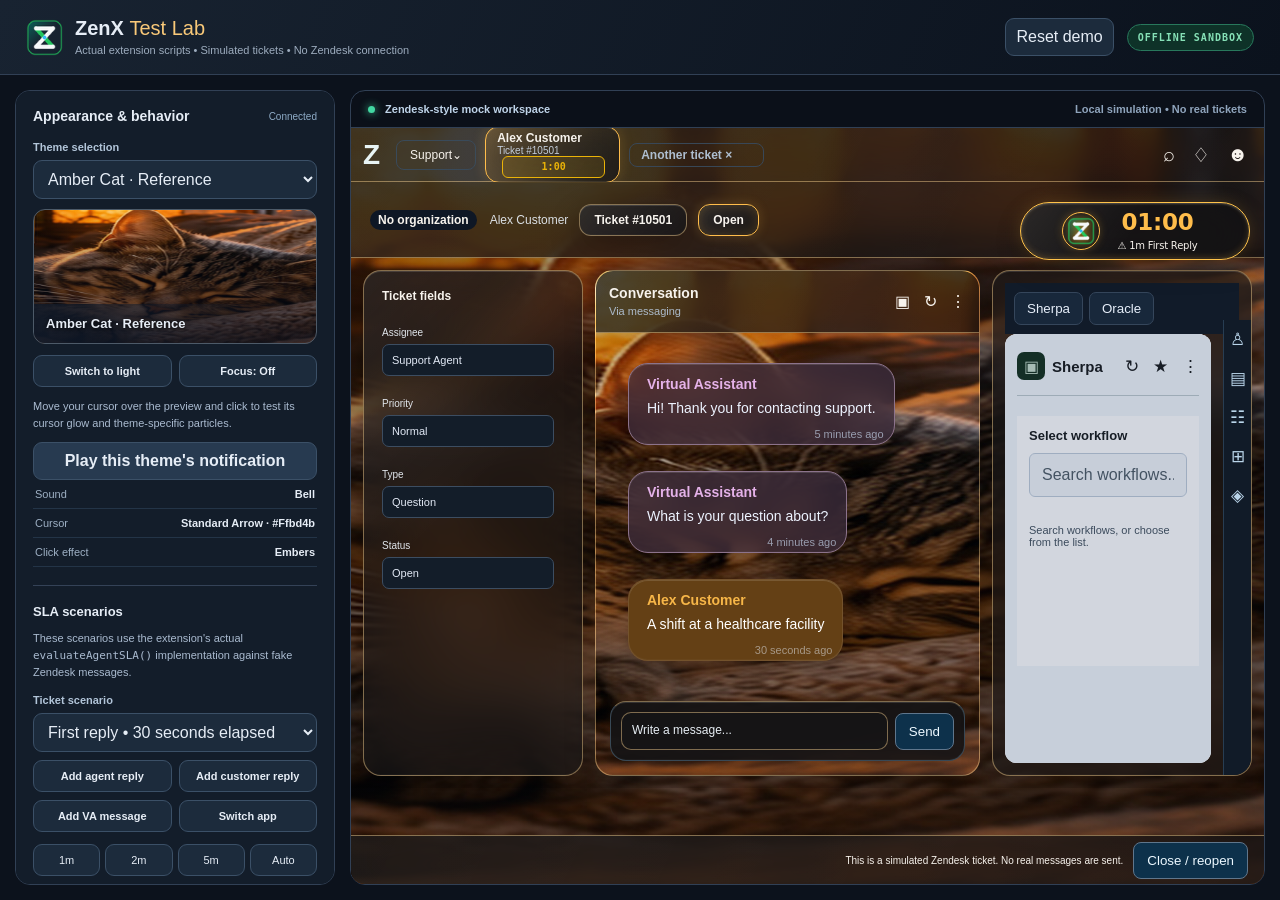
<file: ZenX_v8_4/tester/index.html>
<!doctype html>
<html lang="en">
<head><meta charset="utf-8"><meta name="viewport" content="width=device-width,initial-scale=1"><meta name="color-scheme" content="dark"><title>ZenX v7 — Offline Test Lab</title><link rel="stylesheet" href="tester.css"></head>
<body>
<header class="top"><div class="brand"><img src="../Icons/icon48.png" alt="ZenX logo" width="37" height="37"><div><h1>ZenX <span>Test Lab</span></h1><small>Actual extension scripts • Simulated tickets • No Zendesk connection</small></div></div><div class="tools"><button id="reset" type="button">Reset demo</button><span class="test-badge">OFFLINE SANDBOX</span></div></header>
<main class="layout">
  <aside class="controls">
    <div class="side-head"><strong>Appearance & behavior</strong><span id="status">Loading…</span></div>
    <label class="control-label" for="theme">Theme selection</label>
    <select id="theme"></select>
    <div class="thumbnail" id="thumbnail"><span id="thumb-name">Select a theme</span></div>
    <div class="button-row"><button id="toggle-mode" type="button">Switch light/dark</button><button id="toggle-focus" type="button">Focus: Off</button></div>
    <div class="info-line">Move your cursor over the preview and click to test its cursor glow and theme-specific particles.</div>
    <button id="sound" class="wide" type="button">Play this theme's notification</button>
    <div class="meta-row"><span>Sound</span><strong id="sound-label">—</strong></div>
    <div class="meta-row"><span>Cursor</span><strong id="cursor-label">—</strong></div>
    <div class="meta-row"><span>Click effect</span><strong id="effect-label">—</strong></div>
    <hr><h2>SLA scenarios</h2>
    <div class="info-line">These scenarios use the extension's actual <code>evaluateAgentSLA()</code> implementation against fake Zendesk messages.</div>
    <label class="control-label" for="scenario">Ticket scenario</label>
    <select id="scenario">
      <option value="first">First reply • 30 seconds elapsed</option>
      <option value="general">Agent message • 1 minute elapsed</option>
      <option value="hold">3–5 minute hold • 1 minute elapsed</option>
      <option value="assistance">Further assistance • 5 seconds elapsed</option>
      <option value="customer">Customer replied • 30 seconds elapsed</option>
      <option value="bot">Virtual Assistant only • first reply</option>
      <option value="closed">Closed ticket • Idle</option>
    </select>
    <div class="button-row"><button id="add-agent" type="button">Add agent reply</button><button id="add-customer" type="button">Add customer reply</button></div>
    <div class="button-row"><button id="add-va" type="button">Add VA message</button><button id="switch-tool" type="button">Switch app</button></div>
    <div class="duration-row"><button data-duration="60" type="button">1m</button><button data-duration="120" type="button">2m</button><button data-duration="300" type="button">5m</button><button data-duration="0" type="button">Auto</button></div>
    <div class="sla-readout"><div><small>Original SLA rule</small><strong id="rule">—</strong></div><div><small>Countdown</small><strong id="countdown">--:--</strong></div></div>
    <div class="test-notes"><strong>What this lab checks</strong><p>VA contrast, agent/customer messages, third-party app simulation, light/dark themes, cat themes, wallpapers, Focus mode, cursor and click effects, sounds and timer overrides.</p><p>It uses fake tickets. Third-party cross-origin apps and your private Zendesk DOM must still be tested in your actual workspace.</p></div>
  </aside>
  <section class="preview"><div class="preview-bar"><span><span class="dot"></span> Zendesk-style mock workspace</span><span>Local simulation • No real tickets</span></div><iframe id="stage" title="Isolated mock Zendesk workspace" src="mock.html"></iframe></section>
</main>
<script src="../themes.js"></script><script src="tester.js"></script>
</body></html>
</file>
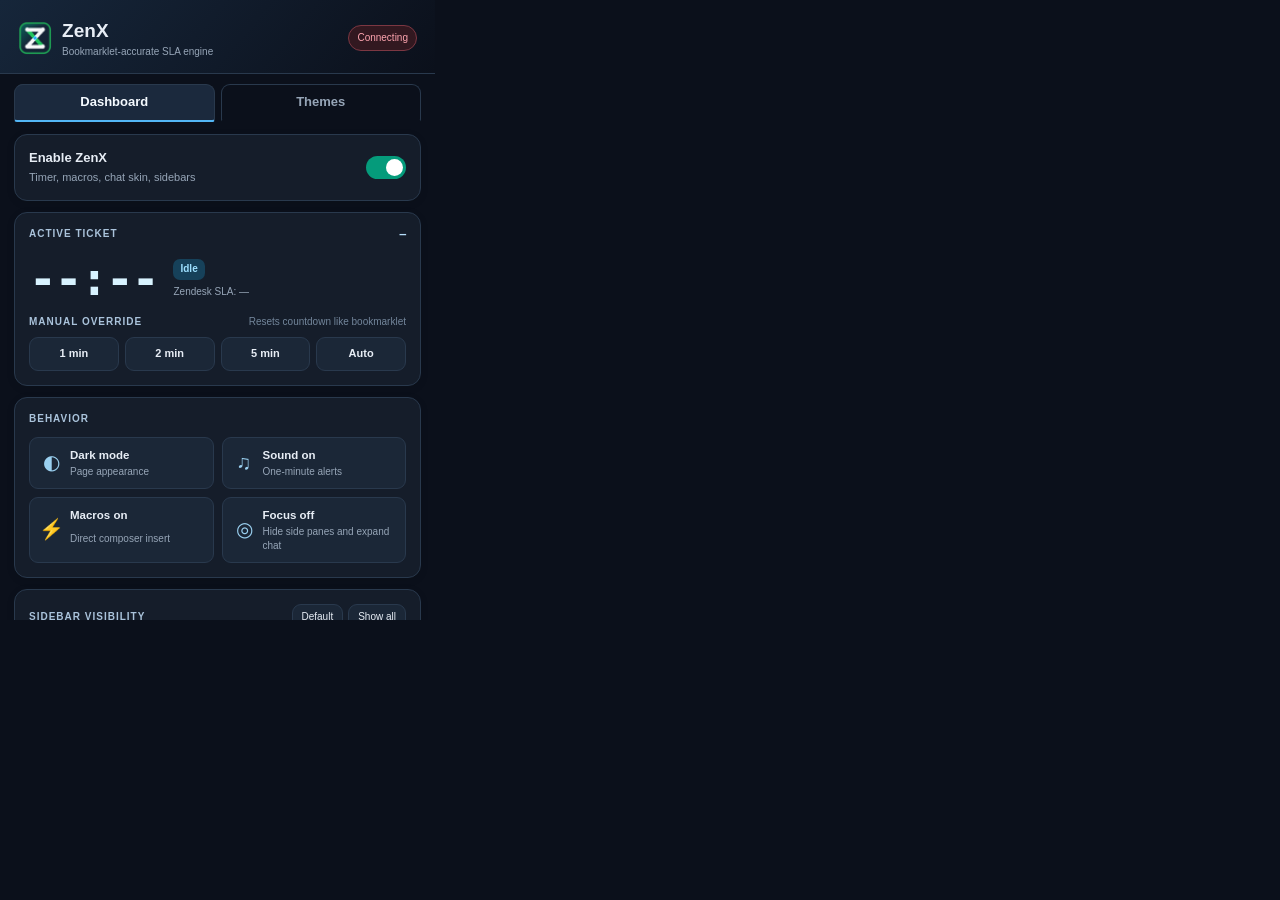
<file: ZenX_v8_4/popup.html>
<!DOCTYPE html>
<html lang="en">
<head>
  <meta charset="UTF-8">
  <meta name="viewport" content="width=device-width,initial-scale=1">
  <meta name="color-scheme" content="dark">
  <title>ZenX v7 • Zendesk</title>
  <link rel="stylesheet" href="popup.css">
</head>
<body>
  <main class="app">
    <header class="header">
      <div class="brand"><img src="Icons/icon32.png" alt="" width="34" height="34"><div><h1>ZenX</h1><p>Bookmarklet-accurate SLA engine</p></div></div>
      <div id="connection" class="connection offline">Connecting</div>
    </header>
    <nav class="nav" aria-label="Settings tabs">
      <button id="nav-dashboard" class="nav-button selected" type="button">Dashboard</button>
      <button id="nav-themes" class="nav-button" type="button">Themes</button>
    </nav>
    <section id="dashboard" class="view">
      <section class="panel enable-row">
        <div><h2>Enable ZenX</h2><p>Timer, macros, chat skin, sidebars</p></div>
        <label class="switch" aria-label="Enable ZenX"><input id="enabled" type="checkbox" checked><span></span></label>
      </section>
      <section class="panel sla-panel">
        <div class="section-heading"><span>ACTIVE TICKET</span><strong id="ticket-number">—</strong></div>
        <div class="sla-main"><div id="countdown" class="countdown">--:--</div><div class="sla-meta"><span id="sla-rule" class="rule">Idle</span><small id="sla-native">Zendesk SLA: —</small></div></div>
        <div class="section-heading sla-controls-heading"><span>MANUAL OVERRIDE</span><span class="subtle">Resets countdown like bookmarklet</span></div>
        <div class="duration-row"><button data-duration="60" type="button">1 min</button><button data-duration="120" type="button">2 min</button><button data-duration="300" type="button">5 min</button><button data-duration="0" type="button">Auto</button></div>
      </section>
      <section class="panel"><div class="section-heading"><span>BEHAVIOR</span></div>
        <div class="control-grid">
          <button id="toggle-theme" class="control" type="button"><span class="glyph">◐</span><strong id="theme-mode">Dark mode</strong><small>Page appearance</small></button>
          <button id="toggle-mute" class="control" type="button"><span class="glyph">♫</span><strong id="mute-mode">Sound on</strong><small>One-minute alerts</small></button>
          <button id="toggle-macros" class="control" type="button"><span class="glyph">⚡</span><strong id="macro-mode">Macros on</strong><small>Direct composer insert</small></button>
          <button id="toggle-focus" class="control" type="button"><span class="glyph">◎</span><strong id="focus-mode">Focus off</strong><small>Hide side panes and expand chat</small></button>
        </div>
      </section>
      <section class="panel"><div class="section-heading"><span>SIDEBAR VISIBILITY</span><div class="inline-actions"><button id="sections-default" type="button">Default</button><button id="sections-all" type="button">Show all</button></div></div>
        <p class="description">Hidden sections follow the bookmarklet’s original selectors.</p>
        <div id="section-list" class="section-list"><span class="muted">Reading Zendesk sections…</span></div>
      </section>
      <div class="bottom-actions"><button id="rescan" type="button">Rescan Zendesk</button><button id="reload" type="button">Reload tab</button></div><div class="bottom-actions"><button id="open-tester" type="button">Open offline ZenX test environment</button></div>
    </section>
    <section id="themes" class="view hidden">
      <section class="panel"><div class="section-heading"><span>THEME LIBRARY</span><span id="theme-count" class="subtle">20 presets</span></div><div id="theme-library" class="theme-library"></div></section>
      <section class="panel theme-editor">
        <div class="section-heading"><span>THEME EDITOR</span></div>
        <label class="field">Theme name <input id="custom-name" type="text" maxlength="45" placeholder="Custom theme"></label>
        <div class="color-grid"><label>Agent bubble <input id="agent-color" type="color"></label><label>Customer bubble <input id="customer-color" type="color"></label><label>VA bubble <input id="va-color" type="color"></label><label>Accent <input id="accent-color" type="color"></label></div>
        <div class="two-col"><label class="field">Preferred appearance <select id="theme-preferred-mode"><option value="dark">Dark mode</option><option value="light">Light mode</option></select></label><label class="field">Theme sound <select id="theme-sound"><option value="original">Original</option><option value="bamboo">Bamboo</option><option value="bounce">Bounce</option><option value="cosmic">Cosmic</option><option value="neon">Neon</option><option value="bell">Bell</option><option value="wind">Wind</option><option value="tea">Tea garden</option><option value="glass">Glass</option><option value="sunrise">Sunrise</option><option value="wave">Ocean wave</option><option value="latte">Latte chime</option><option value="purr">Purr</option><option value="meow">Meow</option></select></label></div>
        <div class="two-col"><label class="field">Cursor color (standard arrow & hand) <input id="cursor-color" type="color" value="#ffb549"></label><label class="field">Click effect <select id="theme-effect"><option value="ripple">Ripple</option><option value="paws">Paw prints</option><option value="hearts">Hearts</option><option value="sunbursts">Sunbursts</option><option value="slashes">Slashes</option><option value="orbits">Orbits</option><option value="digital">Digital</option><option value="petals">Petals</option><option value="embers">Embers</option><option value="bubbles">Bubbles</option><option value="droplets">Droplets</option><option value="sparkles">Sparkles</option><option value="paw-stars">Star paws</option><option value="leaves">Leaves</option></select></label></div>
        <button id="preview-sound" type="button">Preview selected notification sound</button>
        <div class="two-col">
          <label class="field">Bubble corners <input id="bubble-radius" type="range" min="4" max="28" step="2"><output id="bubble-radius-value"></output></label>
          <label class="field">HUD size <input id="ui-scale" type="range" min="85" max="115" step="5"><output id="ui-scale-value"></output></label>
          <label class="field">Wallpaper dim <input id="wallpaper-dim" type="range" min="20" max="100" step="5"><output id="wallpaper-dim-value"></output></label>
          <label class="field">Popup corners <input id="popup-radius" type="range" min="4" max="24" step="2"><output id="popup-radius-value"></output></label>
        </div>
        <label class="field">Floating timer shape <select id="pill-shape"><option value="pill">Round pill</option><option value="soft">Soft corners</option><option value="square">Square</option></select></label>
        <label class="check-row"><input id="wallpaper-motion" type="checkbox"> Gentle wallpaper motion</label>
        <label class="field">Custom wallpaper <small>JPG, PNG or WebP (stored only in your browser)</small><input id="wallpaper-file" type="file" accept="image/png,image/jpeg,image/webp"></label>
        <button id="remove-wallpaper" class="text-button" type="button">Remove wallpaper</button>
        <div id="theme-preview" class="theme-preview"><div class="preview-caption">PREVIEW</div><div class="preview-bubble va">Virtual Assistant message</div><div class="preview-bubble customer">Customer message</div><div class="preview-bubble agent">Your response</div></div>
        <div class="theme-actions"><button id="apply-theme" class="primary" type="button">Apply to Zendesk</button><button id="save-theme" type="button">Save as custom</button></div>
        <div class="minor-actions"><button id="delete-theme" type="button" disabled>Delete custom</button><button id="export-theme" type="button">Export JSON</button><button id="import-theme" type="button">Import JSON</button></div>
      </section>
    </section>
    <footer><span id="message" role="status" aria-live="polite">Open a Zendesk ticket to get started.</span></footer>
  </main>
  <script src="themes.js"></script>
  <script src="popup.js"></script>
</body>
</html>
</file>
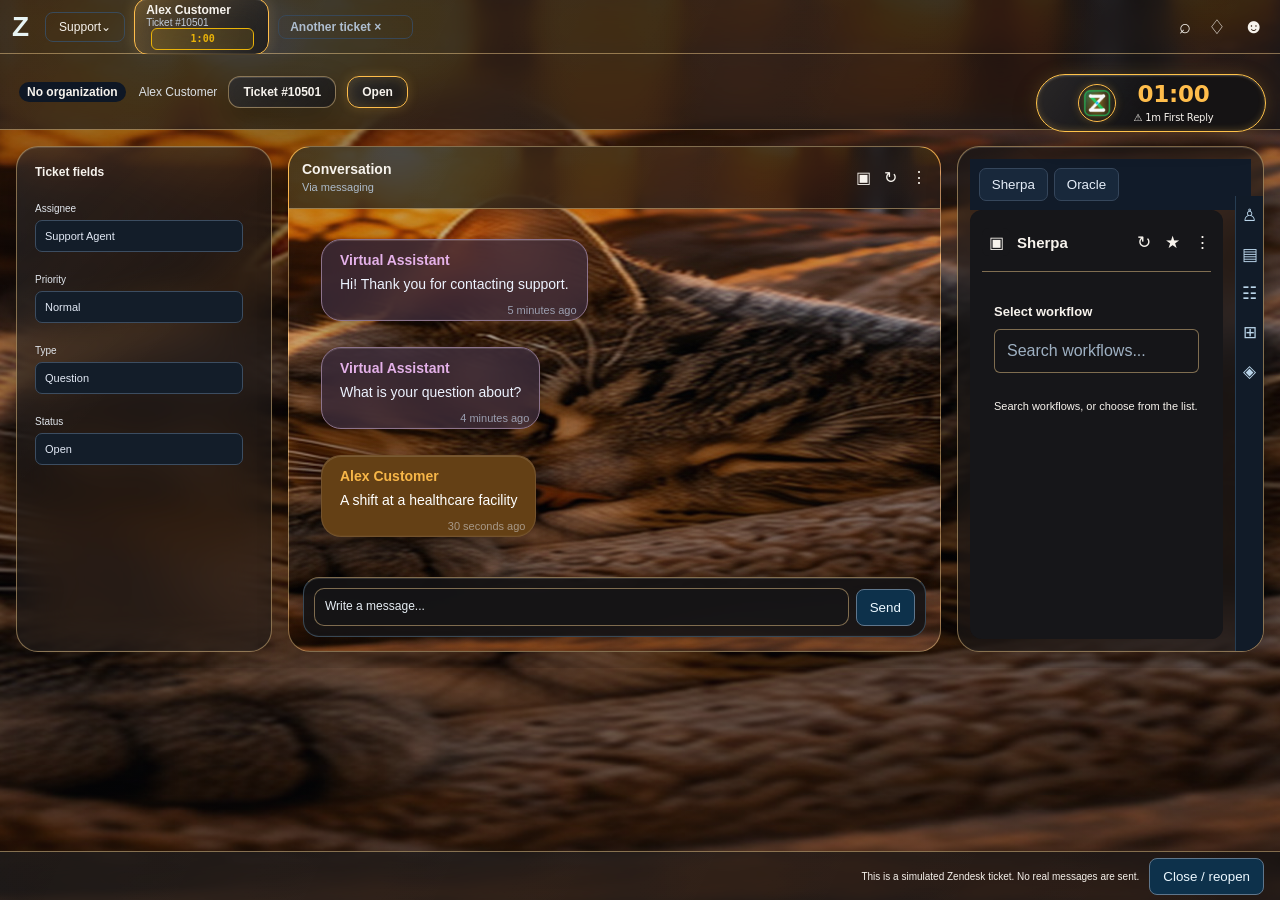
<file: ZenX_v8_4/tester/mock.html>
<!doctype html>
<html lang="en"><head><meta charset="utf-8"><meta name="viewport" content="width=device-width,initial-scale=1"><title>ZenX mock Zendesk</title><link rel="stylesheet" href="mock.css"><link rel="stylesheet" href="../styles.css"><link rel="stylesheet" href="../premium.css"></head>
<body>
  <div class="zendesk-top" data-test-id="header-toolbar"><div class="zendesk-brand">Z</div><div class="help-title">Support⌄</div><div class="active-ticket" id="active-tab" data-test-id="header-tab" aria-selected="true" aria-controls="ticket-workspace" data-entity-id="10501">Alex Customer <span>Ticket #10501</span></div><div class="tab">Another ticket ×</div><div class="top-spacer"></div><span>⌕</span><span>♢</span><span>☻</span></div>
  <div class="ticket-bar" data-test-id="ticket-top-bar"><span class="pill">No organization</span><span>Alex Customer</span><span class="ticket-badge" data-test-id="ticket-id" id="ticket-header">Ticket #10501</span><span id="ticket-status" data-test-id="status-badge-open">Open</span></div>
  <div id="ticket-workspace">
    <div class="workspace-grid">
      <aside class="mock-fields" data-test-id="component-type-TicketFieldsPane">
        <div class="fields-title">Ticket fields</div>
        <label>Assignee<div class="fake-input">Support Agent</div></label>
        <label>Priority<div class="fake-input">Normal</div></label>
        <label>Type<div class="fake-input">Question</div></label>
        <label>Tags<div class="fake-input" data-test-id="ticket-fields-tags">customer_support</div></label>
        <label>Status<div class="fake-input">Open</div></label>
      </aside>
      <main class="mock-conversation" data-test-id="component-type-MainConversationPane">
        <div class="conversation-heading" data-test-id="conversation-header"><div><strong>Conversation</strong><span>Via messaging</span></div><div class="top-actions">▣ &nbsp; ↻ &nbsp; ⋮</div></div>
        <div class="chat-area" id="chat-area" data-test-id="omni-log-container"><div id="mock-messages"></div></div>
        <div class="composer-wrap" data-test-id="omni-composer-container"><div class="composer" data-test-id="omni-composer-text-input" contenteditable="true" aria-label="Type a message here" data-placeholder="Write a message..." role="textbox"></div><button id="send-message" type="button">Send</button></div>
      </main>
      <aside class="mock-apps" data-test-id="component-type-AppsPane"><div class="tool-tabs"><button type="button" id="sherpa-tab">Sherpa</button><button type="button" id="oracle-tab">Oracle</button></div><iframe id="mock-tool-frame" src="tool.html?app=sherpa" title="Mock Zendesk third-party tool"></iframe><div class="right-rail">♙<br>▤<br>☷<br>⊞<br>◈</div></aside>
    </div>
  </div>
  <div class="ticket-footer" data-test-id="ticket-footer"><small>This is a simulated Zendesk ticket. No real messages are sent.</small><button id="toggle-closed">Close / reopen</button></div>
  <script src="mock-shim.js"></script>
  <script src="../content.js"></script><script src="../themes.js"></script><script src="../theme.js"></script><script src="../workspace.js"></script><script src="../app-frames.js"></script><script src="../chrome-glass.js"></script><script src="../effects.js"></script><script src="mock.js"></script>
</body></html>
</file>
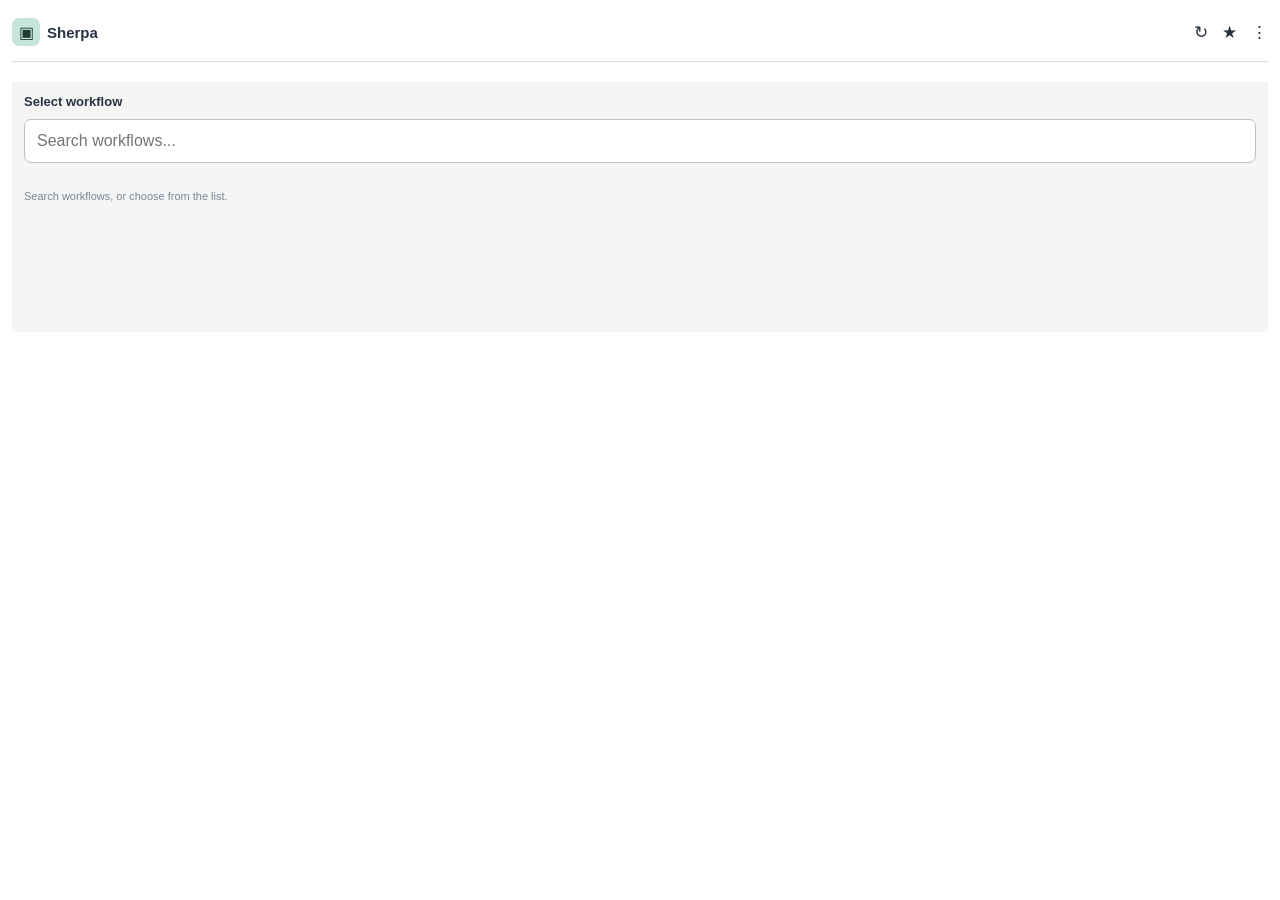
<file: ZenX_v8_4/tester/tool.html>
<!doctype html><html lang="en"><head><meta charset="utf-8"><meta name="viewport" content="width=device-width,initial-scale=1"><link rel="stylesheet" href="tool.css"><title>Tool simulation</title></head><body><main data-zenx-tool-root><header id="app-header"><span class="tool-logo">▣</span><h1 id="app-title">Sherpa</h1><span class="actions">↻ &nbsp; ★ &nbsp; ⋮</span></header><section class="tool-section"><label id="app-label">Select workflow</label><input placeholder="Search workflows..." id="search"/><div id="content"></div></section></main><script src="tool.js"></script></body></html>
</file>
<file: ZenX_v8_4/tester/tester.css>
:root{font-family:Inter,ui-sans-serif,-apple-system,BlinkMacSystemFont,"Segoe UI",sans-serif;color:#e6edf6;background:#0c121c;--border:#314055;--accent:#d3a35c}*{box-sizing:border-box}body{margin:0;min-height:100vh}.top{height:75px;display:flex;align-items:center;justify-content:space-between;border-bottom:1px solid var(--border);background:linear-gradient(115deg,#182331,#0b121d);padding:0 26px}.brand{display:flex;align-items:center;gap:12px}.brand img{object-fit:contain}.brand h1{margin:0;font-size:20px}.brand h1 span{color:#f9c979;font-weight:500}.brand small{font-size:11px;color:#9dacbe}.tools{display:flex;gap:13px;align-items:center}.test-badge{font:700 10px ui-monospace,Consolas,monospace;color:#86e1b7;letter-spacing:1px;border:1px solid #28785c;background:#0e3228;padding:7px 10px;border-radius:40px}button,select{font:inherit;background:#1c2b3c;color:#e6edf6;border:1px solid #3b5067;border-radius:9px;padding:9px 10px;cursor:pointer}button:hover,select:hover{border-color:#b0a1a0;background:#263b50}button:focus-visible,select:focus-visible{outline:2px solid #efc27c;outline-offset:2px}.layout{display:grid;grid-template-columns:320px minmax(0,1fr);gap:15px;padding:15px;max-width:1920px;margin:auto;height:calc(100vh - 75px);min-height:650px}.controls{overflow:auto;background:#131d2a;border:1px solid var(--border);border-radius:15px;padding:17px;scrollbar-color:#46566c transparent}.side-head{display:flex;justify-content:space-between;align-items:center;gap:10px;margin-bottom:17px}.side-head strong{font-size:14px}.side-head span{font-size:10px;color:#8facc7}.control-label{display:block;margin:13px 0 7px;color:#b2c5d9;font-size:11px;font-weight:700}.controls select{width:100%}.thumbnail{height:135px;border:1px solid #4d5a68;border-radius:12px;margin:10px 0 11px;background:#0d1723 center/cover no-repeat;display:flex;align-items:flex-end;overflow:hidden}.thumbnail span{background:linear-gradient(90deg,#111a29df,transparent);padding:12px;width:100%;font-size:13px;font-weight:800;text-shadow:0 1px 4px #000}.button-row{display:grid;grid-template-columns:1fr 1fr;gap:7px;margin:8px 0}.button-row button{font-size:11px;font-weight:650}.info-line{color:#aabbd0;font-size:11px;line-height:1.5;margin:11px 0}.wide{width:100%;background:#273a50;font-weight:750}.meta-row{display:flex;justify-content:space-between;border-bottom:1px solid #233447;padding:8px 2px;gap:8px;font-size:11px}.meta-row span{color:#9eb0c4}.meta-row strong{text-transform:capitalize}hr{border:0;border-top:1px solid #344257;margin:18px 0}h2{font-size:13px}.duration-row{display:grid;grid-template-columns:repeat(4,1fr);gap:5px;margin:12px 0}.duration-row button{font-size:11px}.sla-readout{display:grid;grid-template-columns:1fr 1fr;gap:8px}.sla-readout>div{display:flex;flex-direction:column;gap:7px;padding:12px;border-radius:11px;border:1px solid #344f69;background:#101c2a}.sla-readout small{color:#9bb2c8;font-size:10px}.sla-readout strong{font:800 17px ui-monospace,Consolas,monospace;color:#bfeaff}.test-notes{border-left:3px solid #b28c55;padding:3px 10px;background:#1f2734;margin-top:16px;font-size:10.5px;line-height:1.55}.test-notes p{color:#acbdcd;margin:6px 0 9px}.preview{display:flex;flex-direction:column;min-height:0;border:1px solid var(--border);background:#0b1019;border-radius:15px;overflow:hidden}.preview-bar{display:flex;justify-content:space-between;padding:12px 17px;border-bottom:1px solid var(--border);color:#bfd4e9;font-size:11px;font-weight:650}.preview-bar>span+span{color:#8fa4bc}.dot{display:inline-block;width:7px;height:7px;background:#42d7a2;border-radius:50%;margin-right:7px;box-shadow:0 0 9px #42d7a2}.preview iframe{width:100%;height:100%;min-height:500px;border:0;background:#101923;flex:1}@media(max-width:980px){.layout{grid-template-columns:1fr;height:auto}.controls{max-height:550px}.preview{height:760px}}@media(max-width:550px){.top{padding:0 10px}.brand small{display:none}.layout{padding:6px}.preview{height:670px}}
</file>
<file: ZenX_v8_4/popup.css>
:root { color-scheme: dark; --bg:#0b101b; --panel:#151d2a; --panel2:#1b2636; --border:#29394d; --text:#e7edf5; --muted:#96a5b7; --accent:#53b6f5; --green:#34d399; --red:#fb7185; --amber:#fbbf24; }
* { box-sizing:border-box; }
body { background:var(--bg); color:var(--text); margin:0; font:13px/1.45 -apple-system,BlinkMacSystemFont,"Segoe UI",sans-serif; }
.app { width:435px; max-height:620px; overflow-y:auto; scrollbar-color:#34465d transparent; scrollbar-width:thin; }
button,input,select { font:inherit; }
button { border:1px solid var(--border); color:var(--text); background:#1b2737; border-radius:9px; cursor:pointer; padding:8px 11px; transition:background .13s,border-color .13s; }
button:hover:not(:disabled) { background:#293a4e; border-color:#557088; }
button:focus-visible,input:focus-visible,select:focus-visible { outline:2px solid var(--accent); outline-offset:2px; }
button:disabled { opacity:.44; cursor:not-allowed; }
.header { padding:17px 18px 14px; display:flex; justify-content:space-between; align-items:center; background:linear-gradient(130deg,#16263a,#0b101b); border-bottom:1px solid var(--border); }
.brand { display:flex; align-items:center; gap:10px; }
.brand img { object-fit:contain; }
.brand h1 { margin:0; font-size:19px; letter-spacing:.1px; }
.brand p { margin:0; color:var(--muted); font-size:10px; }
.connection { padding:5px 8px; font-size:10px; border-radius:20px; border:1px solid var(--border); color:var(--muted); white-space:nowrap; }
.connection.online { color:var(--green); border-color:#176a57; background:#103329; }
.connection.offline { color:#fda4af; border-color:#7c3742; background:#321820; }
.nav { display:flex; gap:6px; padding:10px 14px 0; }
.nav-button { flex:1; border-radius:9px 9px 3px 3px; border-bottom:2px solid transparent; color:var(--muted); background:transparent; font-weight:700; }
.nav-button.selected { border-bottom-color:var(--accent); color:#f5faff; background:#1b293d; }
.view { padding:12px 14px 1px; }
.hidden { display:none !important; }
.panel { background:var(--panel); border:1px solid var(--border); padding:14px; border-radius:13px; margin-bottom:11px; box-shadow:0 2px 8px #00000017; }
.panel h2 { font-size:13px; margin:0; font-weight:750; }
.panel p { margin:2px 0 0; color:var(--muted); font-size:11px; }
.enable-row { display:flex; justify-content:space-between; align-items:center; }
.switch { display:inline-block; position:relative; width:40px; height:23px; flex:none; }
.switch input { opacity:0; position:absolute; }
.switch span { display:block; height:23px; border-radius:20px; background:#46556a; transition:background .15s; cursor:pointer; }
.switch span::before { content:""; position:absolute; top:3px; left:3px; width:17px; height:17px; border-radius:50%; background:#fff; transition:transform .15s; }
.switch input:checked+span { background:#059b7b; }
.switch input:checked+span::before { transform:translateX(17px); }
.section-heading { display:flex; align-items:center; justify-content:space-between; gap:7px; margin-bottom:11px; }
.section-heading>span:first-child { color:#aac3db; font-weight:800; font-size:10px; letter-spacing:1px; }
.section-heading strong { font-family:ui-monospace,Consolas,monospace; color:#b5ddfa; font-size:11px; }
.sla-main { display:flex; gap:16px; align-items:center; padding:3px 0 13px; }
.countdown { font:800 46px/.99 ui-monospace,SFMono-Regular,Consolas,monospace; letter-spacing:-2px; font-variant-numeric:tabular-nums; color:#d8f3ff; }
.countdown.warning { color:var(--amber); }
.countdown.critical { color:#fd8d68; }
.countdown.overdue { color:var(--red); }
.sla-meta { min-width:0; display:flex; flex-direction:column; gap:5px; }
.rule { display:inline-flex; align-self:flex-start; border-radius:7px; background:#16415a; color:#9de0ff; padding:3px 7px; font-size:10px; font-weight:700; }
.rule.hold { color:#fbbf24; background:#4f3817; }
.rule.assistance { color:#d5b3fc; background:#39234f; }
.sla-meta small { color:var(--muted); font-size:10px; overflow-wrap:anywhere; }
.sla-controls-heading { margin-bottom:7px; }
.subtle { font-size:10px; color:#73869b; }
.duration-row { display:grid; grid-template-columns:repeat(4,1fr); gap:6px; }
.duration-row button { font-size:11px; font-weight:700; padding:8px 0; }
.duration-row button.active { background:#174d6b; border-color:var(--accent); color:#c7ecff; }
.control-grid { display:grid; grid-template-columns:repeat(2,minmax(0,1fr)); gap:8px; }
.control { display:grid; text-align:left; grid-template-columns:27px auto; grid-template-rows:19px auto; align-items:center; padding:8px; gap:0 5px; }
.control .glyph { grid-row:1/span 2; font-size:20px; color:#9ad0f0; text-align:center; }
.control strong { font-size:11.5px; font-weight:700; }
.control small { color:var(--muted); font-size:10px; }
.control.is-off { opacity:.75; }
.inline-actions { display:flex; gap:5px; }
.inline-actions button { padding:5px 9px; font-size:10px; }
.description { margin:-3px 0 10px !important; }
.section-list { display:grid; grid-template-columns:repeat(2,minmax(0,1fr)); gap:7px; max-height:175px; overflow-y:auto; }
.section-option { display:flex; gap:7px; align-items:center; border:1px solid #293849; background:#111b27; padding:7px; border-radius:8px; min-width:0; font-size:11px; }
.section-option input { accent-color:var(--accent); }
.section-option span { overflow:hidden; text-overflow:ellipsis; white-space:nowrap; }
.muted { color:var(--muted); font-size:11px; }
.bottom-actions { display:flex; gap:8px; margin-bottom:9px; }
.bottom-actions button { flex:1; font-size:11px; }
footer { border-top:1px solid var(--border); padding:9px 17px 13px; color:#8d9caf; font-size:10.5px; min-height:37px; }
/* Theme gallery */
.theme-library { display:grid; grid-template-columns:repeat(2,minmax(0,1fr)); gap:9px; }
.theme-card { min-width:0; padding:0; overflow:hidden; text-align:left; background:#101925; border:1px solid #304154; border-radius:10px; }
.theme-card.selected { outline:2px solid var(--accent); outline-offset:-2px; }
.theme-card .thumb { display:block; height:68px; background:#24374d center/cover no-repeat; position:relative; }
.theme-card .thumb::after { content:""; position:absolute; inset:0; background:linear-gradient(0deg,#0008,transparent); }
.theme-card .theme-name { font-size:10.5px; padding:8px 10px; display:block; white-space:nowrap; overflow:hidden; text-overflow:ellipsis; }
.theme-editor { display:flex; flex-direction:column; gap:10px; }
.theme-editor .section-heading { margin-bottom:0; }
.field { display:flex; flex-direction:column; color:#c3d3e6; font-size:11px; gap:5px; }
.field small { color:var(--muted); font-size:10px; }
.field input[type="text"], select { width:100%; background:#0c1622; border:1px solid #3c4d61; color:var(--text); border-radius:7px; padding:8px; }
input[type="file"] { font-size:10px; width:100%; padding:7px; background:#111b29; border-radius:7px; border:1px solid var(--border); }
.color-grid { display:grid; grid-template-columns:repeat(3,1fr); gap:8px; }
.color-grid label { display:flex; flex-direction:column; gap:5px; font-size:10px; color:#c3d3e6; }
input[type="color"] { width:100%; height:34px; border:1px solid #3c4d61; background:#07111f; padding:3px; border-radius:7px; cursor:pointer; }
.two-col { display:grid; grid-template-columns:1fr 1fr; gap:10px; }
input[type="range"] { accent-color:var(--accent); width:100%; margin:0; }
output { color:var(--muted); font-size:10px; }
.check-row { display:flex; align-items:center; gap:7px; color:#c3d3e6; font-size:11px; }
.check-row input { accent-color:var(--accent); }
.text-button { border:none; background:transparent; color:#90ccee; align-self:flex-start; padding:0; font-size:10.5px; }
.theme-preview { min-height:114px; padding:10px; display:flex; flex-direction:column; gap:7px; border:1px solid #314357; border-radius:10px; background:#101825 center/cover; overflow:hidden; }
.preview-caption { font-size:9px; color:#d3e2f0; font-weight:800; letter-spacing:1px; text-shadow:0 1px 4px #000; }
.preview-bubble { padding:7px 10px; font-size:10.5px; color:white; max-width:80%; box-shadow:0 3px 8px #0007; }
.preview-bubble.customer { align-self:flex-start; }
.preview-bubble.agent { align-self:flex-end; }
.theme-actions { display:flex; gap:7px; }
.theme-actions button { flex:1; font-size:11px; font-weight:700; }
button.primary { background:#007d88; border-color:#11b2b8; color:#fff; }
button.primary:hover { background:#069da7; }
.minor-actions { display:flex; gap:6px; }
.minor-actions button { flex:1; font-size:10px; padding:6px 4px; }
@media(prefers-reduced-motion:reduce) { *,*::before,*::after { transition:none !important; animation:none !important; } }

.color-grid{grid-template-columns:repeat(4,minmax(0,1fr));}
.theme-preview .preview-bubble.va{align-self:flex-start;color:#f0f5ff;}
.theme-preview.light .preview-bubble{color:#172738;}
#preview-sound,#open-tester{width:100%;color:#d8ecff;border-color:#405f80;}
.theme-name{white-space:normal !important;line-height:1.35;}
</file>
<file: ZenX_v8_4/tester/mock.css>
:root{font-family:Inter,ui-sans-serif,-apple-system,BlinkMacSystemFont,"Segoe UI",sans-serif;color-scheme:dark;background:#111820;color:#e5ecf5}*{box-sizing:border-box}body{margin:0;overflow:hidden;min-height:100vh;display:flex;flex-direction:column}.zendesk-top{height:54px;display:flex;align-items:center;gap:9px;padding:0 12px;background:#101820;border-bottom:1px solid #263448;color:#ebf1f7;flex:none}.zendesk-brand{font-size:28px;font-weight:900;line-height:1;color:#e8f4f4;margin-right:7px}.help-title{border:1px solid #394a5a;border-radius:8px;padding:7px 13px;font-size:12px}.active-ticket,.tab{display:flex;flex-direction:column;border:1px solid #384757;border-radius:8px;padding:4px 11px;font-size:12px;font-weight:700;background:#293849;min-width:135px}.active-ticket span{font-size:10px;font-weight:400;color:#c4cedb}.tab{background:#131f2d;color:#aebed0}.top-spacer{flex:1}.zendesk-top>span{font-size:20px;padding:4px}.ticket-bar{height:50px;display:flex;align-items:center;gap:11px;padding:7px 17px;background:#171a1f;border-bottom:1px solid #31404a;font-size:12px;flex:none}.ticket-bar .pill{background:#0e1725;padding:6px;border-radius:5px;font-weight:700}.ticket-bar>span:nth-child(2){color:#8b9bab}.ticket-badge{background:#c3d6e6;border-radius:6px;padding:6px 9px;color:#15202a;font-weight:800}#ticket-status{background:#1d734f;color:white;border-radius:5px;padding:4px 8px}#ticket-workspace{flex:1;min-height:0}.workspace-grid{display:grid;grid-template-columns:195px minmax(0,1fr) 365px;height:100%;width:100%;min-height:0}.mock-fields{min-width:0;border-right:1px solid #526272;background:#161f2a;padding:12px;overflow:auto}.fields-title{font-weight:800;font-size:12px;margin-bottom:13px}.mock-fields label{display:block;color:#a4b3c6;font-size:10px;margin:11px 0}.fake-input{margin-top:6px;border:1px solid #3c4d61;background:#131d29;border-radius:7px;color:#e2e9f5;font-size:11px;padding:9px}.mock-conversation{min-width:0;display:flex;flex-direction:column;overflow:hidden;background:#121923}.conversation-heading{height:62px;background:#121b29e8;display:flex;justify-content:space-between;align-items:center;padding:9px 13px;border-bottom:1px solid #334257;flex:none}.conversation-heading strong{font-size:14px;display:block}.conversation-heading span{color:#acbbcb;font-size:11px}.chat-area{flex:1;min-height:0;overflow-y:auto;scrollbar-color:#60798b transparent;background:#122034;background-size:cover;background-position:center;padding:11px 7px}.chat-area #mock-messages{display:flex;flex-direction:column;gap:6px}.chat-area article[data-test-id="omni-log-comment-item"]{position:relative;min-height:48px}.chat-area article[data-chat-role="agent"]{justify-content:flex-end}.chat-area article[data-chat-role="customer"],.chat-area article[data-chat-role="bot"]{justify-content:flex-start}.chat-area [data-test-id="omni-log-item-message"]{display:flex;flex-direction:column;gap:3px;border:1px solid #33465a;background:#1d2939;padding:9px 11px 19px;max-width:78%;border-radius:12px;color:#ecf4fe;min-width:130px}.chat-area article[data-chat-role="agent"] [data-test-id="omni-log-item-message"]{background:#006a57}.chat-area [data-test-id="omni-log-message-content"]{font-size:13px;white-space:pre-wrap;overflow-wrap:anywhere;line-height:1.45;color:inherit}.chat-area .mock-time{font-size:10px;color:#a4b4c6;align-self:flex-end}.composer-wrap{display:flex;gap:7px;align-items:center;padding:9px;background:#1c2634;border-top:1px solid #344456}.composer{flex:1;min-height:38px;border-radius:9px;border:1px solid #536577;background:#132030;padding:10px;color:#eef5ff;font-size:12px}.composer:empty:before{content:attr(data-placeholder);color:#a2b3c5}.composer-wrap button,.ticket-footer button{border:1px solid #5f768c;background:#0d314b;color:#ecf8ff;border-radius:8px;padding:10px 13px;cursor:pointer}.mock-apps{position:relative;display:flex;flex-direction:column;min-width:0;overflow:hidden;background:#0b1220;border-left:1px solid #465468}.tool-tabs{display:flex;gap:6px;padding:9px;background:#111b29;flex:none}.tool-tabs button{border:1px solid #35465b;border-radius:7px;background:#18283b;color:#e6eef9;padding:8px 12px;cursor:pointer}.mock-apps iframe{width:calc(100% - 28px);flex:1;min-height:0;border:0;background:#fff}.right-rail{position:absolute;top:49px;right:0;width:28px;height:calc(100% - 49px);border-left:1px solid #273d52;background:#111b28;color:#bad5ea;text-align:center;font-size:17px;line-height:2.3}.ticket-footer{height:49px;display:flex;gap:10px;justify-content:flex-end;align-items:center;padding:8px 13px;background:#151b26;border-top:1px solid #3c4a56;color:#a4b8cc;flex:none}.ticket-footer small{font-size:10px}@media(max-width:870px){.workspace-grid{grid-template-columns:140px minmax(0,1fr) 240px}}@media(max-width:650px){.workspace-grid{grid-template-columns:110px minmax(0,1fr) 180px}.mock-fields{padding:6px}.tool-tabs button{font-size:10px;padding:5px}}html.zskin-light body{color:#172337;background:#fafbfe}html.zskin-light .zendesk-top,html.zskin-light .ticket-bar,html.zskin-light .composer-wrap,html.zskin-light .ticket-footer{background:#f6f8fc;color:#203043;border-color:#ccd7e3}html.zskin-light .mock-conversation{background:#edf3fa}html.zskin-light .conversation-heading,html.zskin-light .mock-fields{background:#f2f6fa;color:#1e3348}html.zskin-light .chat-area{background:#f6f8fa}html.zskin-light .mock-apps{background:#f7f9fd}html.zskin-light .composer{background:#fff;color:#203043}html.zskin-light .mock-fields label{color:#476176}html.zskin-light .fake-input{background:#fff;color:#203043}
</file>
<file: ZenX_v8_4/styles.css>
/* The exact bookmarklet v1.9 base appearance is injected by content.js.
   This stylesheet is strictly a visual overlay and ticket-tab indicator. */
html.zskin-active .zenx-tab-sla-badge {
  display: inline-flex !important;
  align-items: center !important;
  justify-content: center !important;
  flex: none !important;
  font: 700 10px/1.2 ui-monospace, SFMono-Regular, Consolas, monospace !important;
  font-variant-numeric: tabular-nums !important;
  padding: 4px 6px !important;
  margin: 0 3px 0 5px !important;
  border: 1px solid currentColor !important;
  border-radius: 6px !important;
  color: #22c55e !important;
  background: rgba(34,197,94,.13) !important;
  letter-spacing: 0 !important;
  min-width: 36px !important;
  pointer-events: none !important;
}
html.zskin-active [data-zenx-sla-level="warning"] > .zenx-tab-sla-badge {
  color: #eab308 !important; background: rgba(234,179,8,.13) !important;
}
html.zskin-active [data-zenx-sla-level="critical"] > .zenx-tab-sla-badge,
html.zskin-active [data-zenx-sla-level="overdue"] > .zenx-tab-sla-badge {
  color: #f87171 !important; background: rgba(239,68,68,.17) !important;
}
html.zskin-active [data-zenx-sla-level="critical"] {
  box-shadow: inset 0 -3px 0 rgba(249,115,22,.8) !important;
}
html.zskin-active [data-zenx-sla-level="overdue"] {
  box-shadow: inset 0 -3px 0 rgba(239,68,68,.9) !important;
}
/* Only visual theming: no modifications to timestamp, message, or editor nodes. */
html.zskin-active.zenx-custom-skin article[data-chat-role="agent"] [data-test-id="omni-log-item-message"] {
  background: var(--zenx-agent) !important;
  border-radius: var(--zenx-bubble-radius) !important;
}
html.zskin-active.zenx-custom-skin article[data-chat-role="customer"] [data-test-id="omni-log-item-message"] {
  background: var(--zenx-customer) !important;
  border-radius: var(--zenx-bubble-radius) !important;
}
html.zskin-active.zenx-custom-skin article[data-chat-role="bot"] [data-test-id="omni-log-item-message"] {
  border-radius: var(--zenx-bubble-radius) !important;
}
html.zskin-active.zenx-custom-skin #zd-floating-sla-timer {
  border-color: var(--zenx-accent) !important;
  border-radius: var(--zenx-pill-radius) !important;
}
html.zskin-active.zenx-custom-skin #zd-floating-sla-timer #zd-timer-macro-popup {
  border-radius: var(--zenx-popup-radius) !important;
}
html.zskin-active.zenx-custom-skin #zd-floating-sla-timer .zd-timer-ticket-pill {
  color: var(--zenx-accent) !important;
  border-color: var(--zenx-accent) !important;
}
/* Wallpaper is an overlay image on the pane itself; no extra DOM is created. */
html.zskin-active.zenx-wallpaper-on [data-test-id="omni-log-container"],
html.zskin-active.zenx-wallpaper-on [data-test-id="component-type-MainConversationPane"] {
  background-image: linear-gradient(rgba(9, 14, 23, var(--zenx-wallpaper-dim, .85)), rgba(9, 14, 23, var(--zenx-wallpaper-dim, .85))), var(--zenx-wallpaper) !important;
  background-size: cover !important;
  background-position: center !important;
  background-repeat: no-repeat !important;
}
@media (prefers-reduced-motion: no-preference) {
  html.zskin-active.zenx-wallpaper-on.zenx-wallpaper-motion [data-test-id="omni-log-container"] {
    animation: zenx-wallpaper-drift 24s ease-in-out infinite alternate !important;
  }
}
@keyframes zenx-wallpaper-drift {
  from { background-position: 46% 48%; }
  to   { background-position: 54% 52%; }
}

/* Visual-only palette; the SLA and ticket parsing functions never read these values. */
html.zskin-active {
  --zenx-agent:var(--zenx-agent-dark, #008069);
  --zenx-customer:var(--zenx-customer-dark, #1e293b);
  --zenx-va:var(--zenx-va-dark,#202b49);
  --zenx-accent:var(--zenx-accent-dark,#38bdf8);
}
html.zskin-active.zskin-light {
  --zenx-agent:var(--zenx-agent-light,#d9fdd3);
  --zenx-customer:var(--zenx-customer-light,#ffffff);
  --zenx-va:var(--zenx-va-light,#edf0ff);
  --zenx-accent:var(--zenx-accent-light,#0284c7);
}
html.zskin-active.zenx-custom-skin article[data-chat-role="agent"] [data-test-id="omni-log-item-message"] {
  background:var(--zenx-agent) !important;
  border-radius:var(--zenx-bubble-radius,12px) !important;
  color:var(--zenx-agent-text-dark,#fff) !important;
}
html.zskin-active.zskin-light.zenx-custom-skin article[data-chat-role="agent"] [data-test-id="omni-log-item-message"] {color:var(--zenx-agent-text-light,#15252b) !important;}
html.zskin-active.zenx-custom-skin article[data-chat-role="customer"]:not([data-zenx-va="1"]) [data-test-id="omni-log-item-message"] {
  background:var(--zenx-customer) !important;
  border-radius:var(--zenx-bubble-radius,12px) !important;
  color:var(--zenx-customer-text-dark,#edf4ff) !important;
}
html.zskin-active.zskin-light.zenx-custom-skin article[data-chat-role="customer"]:not([data-zenx-va="1"]) [data-test-id="omni-log-item-message"] {color:var(--zenx-customer-text-light,#182736) !important;}
/* Keep VA a separate visual attribute. data-chat-role remains unchanged for bookmarklet SLA parity. */
html.zskin-active article[data-zenx-va="1"] [data-test-id="omni-log-item-message"],
html.zskin-active article[data-chat-role="bot"] [data-test-id="omni-log-item-message"] {
  background:var(--zenx-va) !important;
  border:1px solid color-mix(in srgb, var(--zenx-accent) 40%, transparent) !important;
  border-radius:var(--zenx-bubble-radius,12px) !important;
  color:#edf3ff !important;
  -webkit-text-fill-color:#edf3ff !important;
}
html.zskin-active article[data-zenx-va="1"] [data-test-id="omni-log-item-message"] :is(div,span,p,li,a,strong,em,b,i),
html.zskin-active article[data-chat-role="bot"] [data-test-id="omni-log-item-message"] :is(div,span,p,li,a,strong,em,b,i) {
  color:#edf3ff !important;
  -webkit-text-fill-color:#edf3ff !important;
  background-color:transparent !important;
}
html.zskin-active.zskin-light article[data-zenx-va="1"] [data-test-id="omni-log-item-message"],
html.zskin-active.zskin-light article[data-chat-role="bot"] [data-test-id="omni-log-item-message"] {
  color:#202b45 !important;
  -webkit-text-fill-color:#202b45 !important;
}
html.zskin-active.zskin-light article[data-zenx-va="1"] [data-test-id="omni-log-item-message"] :is(div,span,p,li,a,strong,em,b,i),
html.zskin-active.zskin-light article[data-chat-role="bot"] [data-test-id="omni-log-item-message"] :is(div,span,p,li,a,strong,em,b,i) {
  color:#202b45 !important;
  -webkit-text-fill-color:#202b45 !important;
}
html.zskin-active article[data-zenx-va="1"] [data-test-id="omni-log-item-message"]::before {color:#a8c0ff !important; -webkit-text-fill-color:#a8c0ff !important;}
html.zskin-active.zskin-light article[data-zenx-va="1"] [data-test-id="omni-log-item-message"]::before {color:#4c509c !important; -webkit-text-fill-color:#4c509c !important;}
html.zskin-active article[data-zenx-va="1"] [data-test-id="omni-log-item-message"]::after {color:#b8c4d9 !important; -webkit-text-fill-color:#b8c4d9 !important;}
html.zskin-active.zskin-light article[data-zenx-va="1"] [data-test-id="omni-log-item-message"]::after {color:#60758e !important; -webkit-text-fill-color:#60758e !important;}

/* Preserve original agent/customer children without forcing unrelated button or card backgrounds. */
html.zskin-active.zenx-custom-skin article[data-chat-role="agent"] [data-test-id="omni-log-message-content"],
html.zskin-active.zenx-custom-skin article[data-chat-role="customer"]:not([data-zenx-va="1"]) [data-test-id="omni-log-message-content"] {color:inherit !important;}
html.zskin-active.zenx-custom-skin article[data-chat-role="agent"] [data-test-id="omni-log-message-content"] :is(p,div,span,li,strong,em),
html.zskin-active.zenx-custom-skin article[data-chat-role="customer"]:not([data-zenx-va="1"]) [data-test-id="omni-log-message-content"] :is(p,div,span,li,strong,em) {
  color:inherit !important; -webkit-text-fill-color:currentColor !important; background:transparent !important;
}
/* Quick-reply chips retain legible labels on both modes. */
html.zskin-active.zskin-dark [data-test-id*="quick-repl"] :is(button,[role="button"]),
html.zskin-active.zskin-dark [data-test-id*="suggested-repl"] :is(button,[role="button"]) {color:#ecf3ff !important;background-color:#101b2d !important;}
html.zskin-active.zskin-light [data-test-id*="quick-repl"] :is(button,[role="button"]),
html.zskin-active.zskin-light [data-test-id*="suggested-repl"] :is(button,[role="button"]) {color:#17283c !important;background-color:#ffffff !important;}

/* Right-side app SHELL only. Avoid blanket descendant div backgrounds that destroyed message contrast. */
html.zskin-active.zskin-dark :is([data-test-id="component-type-AppsPane"],[data-test-id="ticket-apps-pane"],#apps_sidebar,[data-zenx-tool-root]) {
  background:#111a27 !important;color:#e6edf7 !important;
}
html.zskin-active.zskin-light :is([data-test-id="component-type-AppsPane"],[data-test-id="ticket-apps-pane"],#apps_sidebar,[data-zenx-tool-root]) {
  background:#fffaf5 !important;color:#202939 !important;
}
html.zskin-active.zskin-dark :is([data-test-id="component-type-AppsPane"],[data-test-id="ticket-apps-pane"],#apps_sidebar,[data-zenx-tool-root]) :is(input,textarea,select) {
  color:#f1f5f9 !important;background:#131b29 !important;border-color:#33445a !important;
}
html.zskin-active.zskin-light :is([data-test-id="component-type-AppsPane"],[data-test-id="ticket-apps-pane"],#apps_sidebar,[data-zenx-tool-root]) :is(input,textarea,select) {
  color:#203047 !important;background:#fff !important;border-color:#b8c4d1 !important;
}

/* Light wallpapers use light veils, not the old near-black overlay. */
html.zskin-active.zskin-light.zenx-wallpaper-on [data-test-id="omni-log-container"],
html.zskin-active.zskin-light.zenx-wallpaper-on [data-test-id="component-type-MainConversationPane"] {
  background-image:linear-gradient(rgba(255,255,255,var(--zenx-light-veil,.13)),rgba(255,255,255,var(--zenx-light-veil,.13))),var(--zenx-wallpaper) !important;
}

/* Focus mode collapses *whole* side panes rather than hiding individual fields.
   JS also fixes grid/flex column sizing so the conversation can occupy the released space. */
html.zskin-active.zskin-focus-mode [data-zenx-focus-hidden="1"] {display:none !important;width:0 !important;min-width:0 !important;max-width:0 !important;flex:0 0 0 !important;}
html.zskin-active.zskin-focus-mode [data-zenx-focus-grow="1"] {flex:1 1 auto !important;width:100% !important;max-width:100% !important;min-width:0 !important;}
html.zskin-active.zskin-focus-mode [data-zenx-focus-grid="1"] {grid-template-columns:minmax(0,1fr) !important;}

/* The themed cursor applies to blank surfaces; editors keep the standard I-beam and controls stay clickable. */
html.zskin-active.zenx-cursor-enabled,
html.zskin-active.zenx-cursor-enabled body,
html.zskin-active.zenx-cursor-enabled [data-test-id="component-type-MainConversationPane"],
html.zskin-active.zenx-cursor-enabled [data-test-id="omni-log-container"] {cursor:var(--zenx-cursor,auto) !important;}
html.zskin-active.zenx-cursor-enabled :is(input,textarea,[contenteditable="true"]) {cursor:text !important;}
html.zskin-active.zenx-cursor-enabled :is(button,a,[role="button"],select) {cursor:var(--zenx-cursor-pointer,pointer) !important;}

/* Non-blocking cursor-follow and click effects. */
#zenx-cursor-aura {position:fixed;left:0;top:0;width:54px;height:54px;border-radius:50%;z-index:2147483641;pointer-events:none;transform:translate(-100px,-100px);background:radial-gradient(circle,color-mix(in srgb,var(--zenx-accent) 27%,transparent),transparent 70%);opacity:.8;mix-blend-mode:screen;transition:opacity .18s ease;will-change:transform;}
html.zskin-light #zenx-cursor-aura {mix-blend-mode:multiply;opacity:.42;}
.zenx-click-particle {position:fixed;left:0;top:0;z-index:2147483642;pointer-events:none;line-height:1;animation:zenx-particle-out .85s ease-out forwards;filter:drop-shadow(0 2px 4px #0005);}
.zenx-click-ring {position:fixed;border:2px solid var(--zenx-accent);border-radius:50%;width:10px;height:10px;z-index:2147483642;pointer-events:none;animation:zenx-ring-out .7s ease-out forwards;}
@keyframes zenx-particle-out {0%{opacity:1;transform:translate(-50%,-50%) scale(.5)}55%{opacity:1}100%{opacity:0;transform:translate(calc(-50% + var(--dx)),calc(-50% + var(--dy))) rotate(var(--rot)) scale(1.28)}}
@keyframes zenx-ring-out {from{opacity:.75;transform:translate(-50%,-50%) scale(.1)}to{opacity:0;transform:translate(-50%,-50%) scale(7)}}
@media(prefers-reduced-motion:reduce){#zenx-cursor-aura,.zenx-click-particle,.zenx-click-ring{display:none !important;}}
</file>
<file: ZenX_v8_4/premium.css>
/*
 * ZenX 7 — premium workspace overlay.
 * Deliberately VISUAL ONLY: no timestamps, message ordering, SLA calculations,
 * Zendesk state changes, or synthetic Zendesk controls are performed in CSS.
 * Keep third-party frames functional; where cross-origin, their own contents
 * cannot legally/technically be restyled by a parent content script.
 */
html.zskin-active.zenx-premium {
  --zx-accent: var(--zenx-theme-accent, #ffb549);
  --zx-ink: #f8f0e8;
  --zx-muted: #ac9b92;
  --zx-shell: rgba(19, 14, 14, .93);
  --zx-panel: rgba(28, 21, 20, .87);
  --zx-panel-strong: rgba(22, 17, 17, .94);
  --zx-control: rgba(30, 21, 18, .92);
  --zx-border: color-mix(in srgb, var(--zx-accent) 37%, transparent);
  --zx-edge: color-mix(in srgb, var(--zx-accent) 20%, transparent);
  --zx-glow: color-mix(in srgb, var(--zx-accent) 19%, transparent);
  --zx-radius: 19px;
  --zx-layout-gap: 12px;
  --zx-gutter: 14px;
  --zx-wallpaper-overlay: rgba(8, 6, 7, .48);
  --zx-shadow: 0 12px 36px rgba(0,0,0,.37), 0 0 23px var(--zx-glow);
  background-color: #140f0e !important;
  background-image: linear-gradient(var(--zx-wallpaper-overlay),var(--zx-wallpaper-overlay)), var(--zenx-wallpaper) !important;
  background-position: center center !important;
  background-size: cover !important;
  background-attachment: fixed !important;
  background-repeat: no-repeat !important;
  color-scheme: dark;
}

/* Ocean Glass: luminous, spacious maritime glass. */
html.zskin-active.zenx-premium[data-zenx-theme="ocean-glass"] {
  --zx-ink: #e3ffff; --zx-muted:#8db7c9; --zx-shell:rgba(5,22,34,.91);
  --zx-panel:rgba(5,32,48,.76); --zx-panel-strong:rgba(3,23,38,.91);
  --zx-control:rgba(5,25,42,.89); --zx-radius:23px; --zx-layout-gap:14px;
  --zx-wallpaper-overlay:rgba(0,15,25,.48);
}
/* Mountain Sunrise: soft sunrise, airy white glass with warm gilded edges. */
html.zskin-active.zskin-light.zenx-premium,
html.zskin-active.zenx-premium[data-zenx-theme="mountain-sunrise"] {
  --zx-ink:#2b2b37; --zx-muted:#687486; --zx-shell:rgba(253,250,250,.96);
  --zx-panel:rgba(255,251,248,.87); --zx-panel-strong:rgba(255,255,255,.94);
  --zx-control:rgba(255,255,255,.88); --zx-edge:rgba(102,104,122,.20);
  --zx-glow:color-mix(in srgb,var(--zx-accent) 18%,transparent);
  --zx-shadow:0 10px 30px rgba(70,68,106,.12),0 0 18px var(--zx-glow);
  --zx-wallpaper-overlay:rgba(255,251,252,.13);
  color-scheme:light;
}
/* Split Focus: dense, squared-off, enterprise control-center layout. */
html.zskin-active.zenx-premium[data-zenx-theme="split-focus-pro"] {
  --zx-ink:#e5f1f4; --zx-muted:#99bbc4; --zx-shell:rgba(9,24,32,.98);
  --zx-panel:rgba(9,30,40,.90); --zx-panel-strong:rgba(8,25,33,.96);
  --zx-control:rgba(7,32,42,.94); --zx-radius:11px; --zx-layout-gap:8px;
  --zx-shadow:0 7px 21px rgba(0,0,0,.34);
  --zx-wallpaper-overlay:rgba(4,15,24,.72);
}
/* Neo Cyber: deep purple glass with magenta/lilac and teal illumination. */
html.zskin-active.zenx-premium[data-zenx-theme="neo-cyber"] {
  --zx-ink:#fff0ff; --zx-muted:#c0a6d2; --zx-shell:rgba(18,10,36,.93);
  --zx-panel:rgba(26,18,50,.80); --zx-panel-strong:rgba(15,14,37,.94);
  --zx-control:rgba(23,18,53,.93); --zx-radius:19px;
  --zx-wallpaper-overlay:rgba(10,5,31,.49);
  --zx-shadow:0 14px 38px rgba(4,2,21,.51),0 0 30px var(--zx-glow);
}
html.zskin-active.zenx-premium[data-zenx-theme="cat-photo"] {
  --zx-ink:#fff0f8; --zx-muted:#d2b0c0;
  --zx-shell:rgba(30,18,29,.92); --zx-panel:rgba(42,27,40,.82);
  --zx-panel-strong:rgba(29,20,31,.94); --zx-control:rgba(46,28,47,.92);
  --zx-wallpaper-overlay:rgba(17,11,19,.63);
}
/* Other pre-existing themes retain their theme settings but benefit from consistent surfaces. */
html.zskin-active.zenx-premium.zskin-light:not([data-zenx-theme="mountain-sunrise"]) {
  --zx-ink:#283341; --zx-muted:#65768a; --zx-shell:rgba(253,253,254,.96);
  --zx-panel:rgba(255,255,255,.86); --zx-panel-strong:rgba(254,255,255,.95);
  --zx-control:rgba(250,252,255,.92); --zx-border:rgba(84,103,134,.25);
  --zx-edge:rgba(60,85,114,.16); --zx-glow:rgba(63,100,150,.12);
  --zx-shadow:0 8px 28px rgba(25,50,88,.12);
}

/* Shell and chrome: scoped to Zendesk's recognizable workspace regions. */
html.zskin-active.zenx-premium body {
  background-color:transparent !important;
  color:var(--zx-ink) !important;
}
/* v8.3: native shell markers cover grid, flex and wrapped layouts. */
html.zskin-active.zenx-premium {
 --zx-accent:var(--zenx-accent,var(--zenx-theme-accent,#ffb549));
 --zx-ink:#f7f3ed;--zx-muted:#bdb5ad;--zx-shell:rgba(18,18,20,.72);--zx-panel:rgba(23,23,25,.76);
 --zx-panel-strong:rgba(19,19,21,.88);--zx-control:rgba(22,22,24,.68);
 --zx-border:color-mix(in srgb,var(--zx-accent) 27%,rgba(255,255,255,.25));--zx-edge:rgba(255,255,255,.17);
 --zx-radius:22px;--zx-layout-gap:16px;--zx-outer-gutter:16px;--zx-chat-veil:rgba(10,10,14,.24);
 --zx-shadow:inset 0 1px 0 #ffffff21,inset 0 -1px 0 #ffffff06,0 12px 30px #0004;
 --zx-wallpaper-overlay:rgba(9,9,12,.40);
 background:linear-gradient(var(--zx-wallpaper-overlay),var(--zx-wallpaper-overlay)),var(--zenx-wallpaper) center/cover fixed no-repeat #111 !important;
}
html.zskin-active.zenx-premium.zskin-light {
 --zx-ink:#283341;--zx-muted:#596779;--zx-shell:rgba(253,253,254,.76);--zx-panel:rgba(255,255,255,.79);
 --zx-panel-strong:rgba(255,255,255,.91);--zx-control:rgba(255,255,255,.80);--zx-edge:rgba(55,67,80,.2);
 --zx-border:color-mix(in srgb,var(--zx-accent) 28%,rgba(55,67,80,.22));--zx-shadow:inset 0 1px 0 #fffd,0 10px 28px #3030501c;
 --zx-wallpaper-overlay:rgba(255,255,255,.12);--zx-chat-veil:rgba(255,255,255,.14);
}
html.zskin-active.zenx-premium body,
html.zskin-active.zenx-premium :is(#root,#app,#zendesk_app,[data-zenx-clear-surface]) {background-color:transparent !important;}
/* Border-box includes all four gutters inside the available height. */
html.zskin-active.zenx-premium [data-zenx-workspace] {
 box-sizing:border-box !important;gap:var(--zx-layout-gap) !important;padding:var(--zx-outer-gutter) !important;
 margin:0 !important;min-width:0 !important;min-height:0 !important;align-items:stretch !important;background:transparent !important;
}
html.zskin-active.zenx-premium [data-zenx-workspace] {overflow-x:auto !important;overflow-y:hidden !important;}
html.zskin-active.zenx-premium [data-zenx-column] {box-sizing:border-box !important;min-width:0 !important;min-height:0 !important;}
html.zskin-active.zenx-premium:not(.zskin-focus-mode) [data-zenx-workspace="grid"][data-zenx-columns="3"]:not([data-zenx-native-tracks]) {
 grid-template-columns:clamp(250px,20vw,328px) minmax(340px,1fr) clamp(290px,24vw,405px) !important;
}
html.zskin-active.zenx-premium:not(.zskin-focus-mode) [data-zenx-workspace="grid"][data-zenx-columns="2"]:not([data-zenx-native-tracks]) {
 grid-template-columns:clamp(250px,20vw,328px) minmax(340px,1fr) !important;
}
html.zskin-active.zenx-premium:not(.zskin-focus-mode) [data-zenx-workspace="grid"][data-zenx-columns="4"]:not([data-zenx-native-tracks]) {
 grid-template-columns:clamp(250px,20vw,328px) minmax(340px,1fr) clamp(270px,23vw,385px) 46px !important;
}
html.zskin-active.zenx-premium [data-zenx-workspace="flex"]:not([data-zenx-native-tracks])>[data-zenx-column="fields"],
html.zskin-active.zenx-premium [data-zenx-workspace="flex"]:not([data-zenx-native-tracks])>[data-zenx-column="views"] {flex:0 0 clamp(250px,20vw,328px) !important;width:auto !important;max-width:none !important;}
html.zskin-active.zenx-premium [data-zenx-workspace="flex"]:not([data-zenx-native-tracks])>[data-zenx-column="conversation"] {flex:1 1 340px !important;width:auto !important;min-width:340px !important;max-width:none !important;}
html.zskin-active.zenx-premium [data-zenx-workspace="flex"]:not([data-zenx-native-tracks])>[data-zenx-column="apps"] {flex:0 0 clamp(290px,24vw,405px) !important;width:auto !important;max-width:none !important;}
html.zskin-active.zenx-premium [data-zenx-column] {display:flex !important;flex-direction:column !important;}
html.zskin-active.zenx-premium [data-zenx-column] [data-zenx-surface="conversation"] {flex:1 1 auto !important;min-height:0 !important;height:auto !important;max-height:none !important;}
/* A single boundary around each real card; original form controls stay inside. */
html.zskin-active.zenx-premium :is([data-zenx-surface="fields"],[data-zenx-surface="views"],[data-zenx-surface="apps"],[data-zenx-surface="conversation"]) {
 box-sizing:border-box !important;border:1px solid var(--zx-border) !important;border-radius:var(--zx-radius) !important;
 background-color:var(--zx-panel) !important;background-image:linear-gradient(135deg,#ffffff10,transparent 46%) !important;
 box-shadow:var(--zx-shadow) !important;color:var(--zx-ink) !important;
 backdrop-filter:blur(22px) saturate(135%) !important;-webkit-backdrop-filter:blur(22px) saturate(135%) !important;
 min-width:0 !important;min-height:0 !important;
}
html.zskin-active.zenx-premium :is([data-zenx-surface="fields"],[data-zenx-surface="views"]) {padding:18px !important;overflow:auto !important;scrollbar-gutter:stable;}
html.zskin-active.zenx-premium [data-zenx-surface="apps"] {padding:12px !important;overflow:auto !important;}
html.zskin-active.zenx-premium [data-zenx-surface="apps"] iframe {max-width:100%;border-radius:12px;}
html.zskin-active.zenx-premium [data-zenx-surface="conversation"] {display:flex !important;flex-direction:column !important;overflow:hidden !important;padding:0 !important;isolation:isolate;}
html.zskin-active.zenx-premium.zenx-wallpaper-on [data-zenx-surface="conversation"] {
 background-image:linear-gradient(var(--zx-chat-veil),var(--zx-chat-veil)),var(--zenx-wallpaper) !important;
 background-size:cover !important;background-position:center !important;background-repeat:no-repeat !important;
}
/* All wrappers on the route to the log must shrink. Only the native log
   scrolls; no cap is applied to articles, rich message cards or attachments. */
html.zskin-active.zenx-premium [data-zenx-chat-path="1"] {
 display:flex !important;flex-direction:column !important;flex:1 1 0% !important;min-width:0 !important;min-height:0 !important;
 height:auto !important;max-height:none !important;padding:0 !important;background:transparent !important;
}
html.zskin-active.zenx-premium [data-zenx-scroll-log="1"] {
 flex:1 1 0% !important;min-height:0 !important;min-width:0 !important;height:auto !important;max-height:none !important;
 overflow-y:auto !important;overflow-x:hidden !important;overscroll-behavior:contain;padding:20px 14px !important;
 scroll-padding-block:20px;border:0 !important;border-radius:0 !important;background:transparent !important;animation:none !important;box-sizing:border-box !important;
}
html.zskin-active.zenx-premium [data-zenx-composer="1"] {
 flex:0 0 auto !important;min-height:min-content !important;box-sizing:border-box !important;margin:10px 14px 14px !important;
 padding:10px !important;border:1px solid var(--zx-border) !important;border-radius:16px !important;
 background:var(--zx-panel-strong) !important;box-shadow:var(--zx-shadow) !important;backdrop-filter:blur(18px) !important;
}
html.zskin-active.zenx-premium [data-zenx-surface="conversation"]>:not([data-zenx-chat-path]):not([data-zenx-scroll-log]):not([data-zenx-composer]) {flex-shrink:0;}
html.zskin-active.zenx-premium article[data-test-id="omni-log-comment-item"] {padding:7px 18px !important;max-height:none !important;overflow:visible !important;}
html.zskin-active.zenx-premium article[data-test-id="omni-log-comment-item"] [data-test-id="omni-log-item-message"] {
 box-sizing:border-box !important;width:fit-content !important;min-width:0 !important;max-width:min(86%,760px) !important;
 max-height:none !important;overflow:visible !important;padding:12px 18px 25px !important;border-radius:20px !important;
 background:color-mix(in srgb,var(--zenx-customer) 72%,transparent) !important;
 border:1px solid color-mix(in srgb,var(--zenx-customer) 60%,#ffffff40) !important;
 backdrop-filter:blur(14px) saturate(130%) !important;box-shadow:var(--zx-shadow) !important;
}
html.zskin-active.zenx-premium article[data-chat-role="agent"] [data-test-id="omni-log-item-message"] {background:color-mix(in srgb,var(--zenx-agent) 74%,transparent) !important;border-color:var(--zx-border) !important;}
html.zskin-active.zenx-premium article:is([data-chat-role="bot"],[data-zenx-va="1"]) [data-test-id="omni-log-item-message"] {background:color-mix(in srgb,var(--zenx-va) 73%,transparent) !important;border-color:color-mix(in srgb,var(--zenx-va) 40%,#c2a3c0) !important;}
html.zskin-active.zenx-premium [data-test-id="omni-log-message-content"] {font-size:14px !important;line-height:1.5 !important;overflow-wrap:anywhere !important;}
html.zskin-active.zenx-premium [data-test-id="omni-log-item-message"]::before {font-size:14px !important;color:var(--zx-accent) !important;}
html.zskin-active.zenx-premium article:is([data-chat-role="bot"],[data-zenx-va="1"]) [data-test-id="omni-log-item-message"]::before {color:#edb9f3 !important;-webkit-text-fill-color:#edb9f3 !important;}
html.zskin-active.zenx-premium.zskin-light article:is([data-chat-role="bot"],[data-zenx-va="1"]) [data-test-id="omni-log-item-message"]::before {color:#70407d !important;-webkit-text-fill-color:#70407d !important;}
html.zskin-active.zenx-premium [data-test-id="omni-log-item-message"]::after {font-size:11px !important;color:var(--zx-muted) !important;}
/* Tools rail, app dock and native navigation are themed without new controls. */
html.zskin-active.zenx-premium :is([data-zenx-surface="nav"],[data-zenx-surface="rail"]) {
 box-sizing:border-box !important;padding:10px 7px !important;border:1px solid var(--zx-border) !important;border-radius:20px !important;
 background:linear-gradient(155deg,#ffffff10,transparent 60%),var(--zx-shell) !important;
 box-shadow:var(--zx-shadow) !important;color:var(--zx-ink) !important;backdrop-filter:blur(22px) saturate(145%) !important;
}
html.zskin-active.zenx-premium [data-zenx-surface="nav"] :is(a,button,[role="button"]) {border-radius:13px !important;color:var(--zx-ink) !important;}
html.zskin-active.zenx-premium [data-zenx-surface="nav"] :is([aria-current="page"],[aria-selected="true"],button:hover,a:hover) {background:linear-gradient(135deg,color-mix(in srgb,var(--zx-accent) 24%,transparent),transparent) !important;box-shadow:inset 0 0 0 1px var(--zx-border),0 0 14px var(--zx-glow) !important;color:var(--zx-accent) !important;}
html.zskin-active.zenx-premium :is([data-zenx-surface="header"],[data-zenx-surface="subheader"],[data-zenx-surface="footer"]) {background:linear-gradient(115deg,#ffffff0a,transparent),var(--zx-shell) !important;color:var(--zx-ink) !important;border-color:var(--zx-edge) !important;backdrop-filter:blur(18px) saturate(135%) !important;}
html.zskin-active.zenx-premium [data-zenx-surface="footer"] {box-sizing:border-box !important;padding:10px 16px !important;}
html.zskin-active.zenx-premium :is([data-test-id="header-tab"],[data-test-id="tabs-section-nav-item-ticket"],[data-test-id="workspace-tab"]) {background:linear-gradient(125deg,#ffffff13,transparent),var(--zx-control) !important;color:var(--zx-ink) !important;border:1px solid var(--zx-edge) !important;border-radius:14px !important;box-shadow:inset 0 1px 0 #ffffff14 !important;backdrop-filter:blur(16px) !important;}
html.zskin-active.zenx-premium :is([data-test-id="header-tab"],[data-test-id="tabs-section-nav-item-ticket"]):is([aria-selected="true"],[data-entity-is-selected="true"]) {border-color:var(--zx-accent) !important;background:linear-gradient(120deg,color-mix(in srgb,var(--zx-accent) 25%,transparent),var(--zx-control)) !important;box-shadow:inset 0 1px 0 #ffffff20,0 0 14px var(--zx-glow) !important;}
html.zskin-active.zenx-premium :is([data-zenx-surface="ticket"],[data-zenx-surface="status"]) {display:inline-flex !important;align-items:center !important;gap:7px !important;padding:8px 14px !important;border:1px solid var(--zx-border) !important;border-radius:12px !important;background:linear-gradient(135deg,#ffffff14,transparent),var(--zx-control) !important;color:var(--zx-ink) !important;box-shadow:var(--zx-shadow) !important;backdrop-filter:blur(18px) !important;font-weight:650 !important;}
html.zskin-active.zenx-premium [data-zenx-surface="status"] {border-color:var(--zx-accent) !important;box-shadow:inset 0 0 12px var(--zx-glow),0 0 12px var(--zx-glow) !important;}
html.zskin-active.zenx-premium [data-zenx-surface="avatar"] {border:1px solid var(--zx-border) !important;border-radius:50% !important;padding:3px !important;background:var(--zx-control) !important;box-shadow:inset 0 1px 0 #ffffff40,0 0 16px var(--zx-glow) !important;backdrop-filter:blur(14px) !important;color:var(--zx-ink) !important;}
html.zskin-active.zenx-premium [data-zenx-surface="avatar"] img {border-radius:50% !important;object-fit:cover;}
html.zskin-active.zenx-premium :is([data-garden-id="forms.input"],[data-garden-id="forms.select"],[data-garden-id="forms.textarea"],[data-zenx-surface="control"]) {border-radius:10px !important;border-color:var(--zx-border) !important;background-color:var(--zx-control) !important;color:var(--zx-ink) !important;}
html.zskin-active.zenx-premium :focus-visible {outline-color:var(--zx-accent) !important;}
/* Focus must win over all regular grid and flex column widths. */
html.zskin-active.zenx-premium.zskin-focus-mode :is([data-zenx-workspace="grid"],[data-zenx-focus-grid="1"]) {grid-template-columns:minmax(0,1fr) !important;}
html.zskin-active.zenx-premium.zskin-focus-mode [data-zenx-workspace]>[data-zenx-column]:not([data-zenx-column="conversation"]) {display:none !important;}
html.zskin-active.zenx-premium.zskin-focus-mode [data-zenx-workspace]>[data-zenx-column="conversation"] {flex:1 1 auto !important;min-width:0 !important;width:100% !important;}
/* Glass timer, preserving hover/pin/drag, duration, alerts and macro actions. */
html.zskin-active.zenx-premium #zd-floating-sla-timer {
 height:58px !important;padding:6px 12px !important;gap:10px !important;max-width:calc(100vw - 28px) !important;
 background:linear-gradient(125deg,#ffffff17,transparent 50%),var(--zx-panel-strong) !important;border:1px solid var(--zx-accent) !important;
 color:var(--zx-ink) !important;box-shadow:inset 0 1px 2px #ffffff35,inset 0 -2px 6px var(--zx-glow),0 0 16px var(--zx-glow),0 9px 24px #0005 !important;
 backdrop-filter:blur(24px) saturate(150%) !important;
}
html.zskin-active.zenx-premium #zd-floating-sla-timer[data-zenx-timer-docked="1"] {left:auto !important;right:14px !important;top:74px !important;}
html.zskin-active.zenx-premium #zd-floating-sla-timer.zd-collapsed {width:58px !important;min-width:58px !important;max-width:58px !important;height:58px !important;padding:0 !important;}
html.zskin-active.zenx-premium #zd-floating-sla-timer.zd-collapsed.zd-countdown-active {width:230px !important;min-width:230px !important;max-width:230px !important;}
html.zskin-active.zenx-premium #zd-floating-sla-timer #zd-timer-clock-btn {width:40px !important;height:40px !important;border:1px solid var(--zx-border) !important;background:linear-gradient(140deg,#ffffff1f,transparent) !important;box-shadow:0 0 12px var(--zx-glow) !important;}
html.zskin-active.zenx-premium #zd-floating-sla-timer.zd-collapsed.zd-countdown-active #zd-timer-clock-btn {width:100% !important;height:100% !important;gap:17px !important;border:0 !important;background:transparent !important;box-shadow:none !important;}
html.zskin-active.zenx-premium #zd-floating-sla-timer.zd-collapsed.zd-countdown-active #zd-timer-icon {display:inline-flex !important;width:38px !important;height:38px !important;border:1px solid var(--zx-accent);border-radius:50%;box-shadow:0 0 10px var(--zx-glow);}
html.zskin-active.zenx-premium #zd-floating-sla-timer #zd-timer-logo {width:28px !important;height:28px !important;}
html.zskin-active.zenx-premium #zd-floating-sla-timer #zd-timer-collapsed-display {flex-direction:column;gap:3px;color:var(--zx-accent) !important;font:700 23px/1.1 system-ui !important;font-variant-numeric:tabular-nums !important;}
html.zskin-active.zenx-premium #zd-timer-collapsed-display::after {content:attr(data-zenx-label);font:400 10px/1.3 system-ui;color:var(--zx-ink);max-width:135px;overflow:hidden;text-overflow:ellipsis;}
html.zskin-active.zenx-premium #zd-floating-sla-timer #zd-timer-display {font:750 24px/1.1 system-ui !important;font-variant-numeric:tabular-nums !important;color:var(--zx-accent) !important;}
html.zskin-active.zenx-premium #zd-floating-sla-timer .zd-timer-ticket-pill {background:var(--zx-control) !important;border:1px solid var(--zx-border) !important;border-radius:8px !important;color:var(--zx-ink) !important;padding:4px 8px !important;}
html.zskin-active.zenx-premium #zd-floating-sla-timer .zd-timer-pill {background:var(--zx-control) !important;border-color:var(--zx-border) !important;color:var(--zx-ink) !important;box-shadow:inset 0 1px 0 #ffffff14 !important;}
html.zskin-active.zenx-premium #zd-floating-sla-timer :is(#zd-timer-macro-popup,#zd-sections-dropdown) {background:var(--zx-panel-strong) !important;color:var(--zx-ink) !important;border-color:var(--zx-border) !important;backdrop-filter:blur(24px) !important;}
html.zskin-active.zenx-premium #zd-floating-sla-timer #zd-timer-macro-popup {left:auto !important;right:0 !important;top:calc(100% + 10px) !important;bottom:auto !important;max-width:calc(100vw - 28px) !important;}
html.zskin-active.zenx-premium #zd-floating-sla-timer[data-zenx-popup-above="1"] #zd-timer-macro-popup {top:auto !important;bottom:calc(100% + 10px) !important;}
html.zskin-active.zenx-premium #zd-floating-sla-timer.zd-timer-warning {border-color:#ffc34a !important;}
html.zskin-active.zenx-premium #zd-floating-sla-timer.zd-timer-urgent {background:linear-gradient(125deg,#a62232e6,#6b1224ed) !important;border-color:#ff8491 !important;}
html.zskin-active.zenx-premium #zd-floating-sla-timer.zd-timer-urgent :is(#zd-timer-display,#zd-timer-collapsed-display) {color:#fff !important;}
@media(max-width:1100px) {
 html.zskin-active.zenx-premium {--zx-layout-gap:12px;--zx-outer-gutter:12px;--zx-radius:18px;}
 html.zskin-active.zenx-premium:not(.zskin-focus-mode) [data-zenx-workspace="grid"][data-zenx-columns="3"]:not([data-zenx-native-tracks]) {grid-template-columns:220px minmax(340px,1fr) 260px !important;}
 html.zskin-active.zenx-premium [data-zenx-workspace="flex"]:not([data-zenx-native-tracks])>[data-zenx-column="fields"] {flex-basis:220px !important;}
 html.zskin-active.zenx-premium [data-zenx-workspace="flex"]:not([data-zenx-native-tracks])>[data-zenx-column="apps"] {flex-basis:260px !important;}
}
@media(prefers-reduced-motion:reduce) {html.zskin-active.zenx-premium * {scroll-behavior:auto !important;}}
@media(prefers-reduced-motion:no-preference) {html.zskin-active.zenx-premium.zenx-wallpaper-on.zenx-wallpaper-motion [data-zenx-surface="conversation"] {animation:zenx-wallpaper-drift 24s ease-in-out infinite alternate;}}
/* Fill wrapped columns as well as direct native grid cells. */
html.zskin-active.zenx-premium [data-zenx-column] :is([data-zenx-surface="fields"],[data-zenx-surface="views"],[data-zenx-surface="apps"]) {flex:1 1 0% !important;min-height:0 !important;}
html.zskin-active.zenx-premium [data-zenx-surface="input"] {border-radius:10px !important;border-color:var(--zx-border) !important;color:var(--zx-ink) !important;background-color:var(--zx-control) !important;}
html.zskin-active.zenx-premium article[data-chat-role] [data-test-id="omni-log-item-message"]::before {color:var(--zx-accent) !important;}
html.zskin-active.zenx-premium article[data-chat-role] [data-test-id="omni-log-item-message"]::after {color:var(--zx-muted) !important;}
html.zskin-active.zenx-premium :is([data-test-id="ticket-top-bar"],[data-test-id="ticket-subheader"]) {min-height:76px !important;box-sizing:border-box !important;}
/* The browser must not start an image drag over the timer's native drag handle. */
html.zskin-active.zenx-premium #zd-floating-sla-timer #zd-timer-logo {-webkit-user-drag:none;user-select:none;pointer-events:none;}

/* Preserve explicit native visibility for inactive ticket panes. */
html.zskin-active.zenx-premium :is([data-test-id="component-type-MainConversationPane"],[data-test-id="ticket-main-conversation"],[data-test-id="ticket-conversation"],[data-test-id="component-type-TicketFieldsPane"],[data-test-id="ticket-fields"],[data-test-id="ticket-sidebar"],[data-test-id="component-type-AppsPane"],[data-test-id="ticket-apps-pane"])[hidden] {display:none !important;}

/* 8.4: increase side-card transparency without lowering text opacity. */
html.zskin-active.zenx-premium {--zx-side-panel:color-mix(in srgb,var(--zx-panel) 82%,transparent);}
/* Empty native composer reservations must not clip solved/idle conversations.
   workspace.js only marks shells without visible editing or other controls. */
html.zskin-active.zenx-premium [data-zenx-empty-composer="1"] {
 display:none !important;min-height:0 !important;height:0 !important;max-height:0 !important;
 margin:0 !important;padding:0 !important;border:0 !important;flex:0 0 0 !important;
}
/* Compact idle launcher, aligned to the native navigation icons. */
html.zskin-active.zenx-premium #zd-floating-sla-timer.zd-collapsed:not(.zd-countdown-active) {
 width:38px !important;min-width:38px !important;max-width:38px !important;height:38px !important;
 min-height:38px !important;max-height:38px !important;padding:0 !important;gap:0 !important;
 box-sizing:border-box !important;border-radius:12px !important;
}
html.zskin-active.zenx-premium #zd-floating-sla-timer.zd-collapsed:not(.zd-countdown-active) :is(#zd-timer-drag-handle,#zd-timer-clock-btn) {
 display:flex !important;align-items:center !important;justify-content:center !important;
 box-sizing:border-box !important;width:100% !important;height:100% !important;min-width:0 !important;
 padding:0 !important;margin:0 !important;gap:0 !important;border:0 !important;
 background:transparent !important;box-shadow:none !important;transform:none !important;
}
html.zskin-active.zenx-premium #zd-floating-sla-timer.zd-collapsed:not(.zd-countdown-active) #zd-timer-icon {
 width:22px !important;height:22px !important;margin:0 !important;padding:0 !important;
 display:flex !important;align-items:center !important;justify-content:center !important;transform:none !important;
}
html.zskin-active.zenx-premium #zd-floating-sla-timer.zd-collapsed:not(.zd-countdown-active) #zd-timer-logo {width:20px !important;height:20px !important;object-fit:contain !important;}
html.zskin-active.zenx-premium #zd-floating-sla-timer[data-zenx-timer-in-rail="1"] {left:var(--zenx-timer-rail-left) !important;right:auto !important;}
</file>
<file: ZenX_v8_4/tester/tool.css>
*{box-sizing:border-box}html,body{margin:0;font-family:Inter,ui-sans-serif,-apple-system,"Segoe UI",sans-serif;min-height:100%;background:#ffffff;color:#273243}main{min-height:100vh;padding:12px;background:#ffffff}header{display:flex;align-items:center;gap:7px;border-bottom:1px solid #d2dce7;padding:6px 0 15px}.tool-logo{width:28px;height:28px;background:#c5e5db;color:#203b32;border-radius:7px;display:grid;place-items:center}h1{font-size:15px;margin:0}.actions{font-size:17px;margin-left:auto}section{margin-top:20px;background:#f5f5f5;padding:12px;min-height:250px}label{display:block;font-size:13px;font-weight:700;margin-bottom:10px}input{background:#fff;border:1px solid #b9c3ce;border-radius:7px;padding:12px;width:100%;font:inherit;color:#253046}.tool-card{padding:13px;border:1px solid #d8dce2;background:#fff;border-radius:8px;margin:10px 0}.tool-card h3{font-size:13px;margin:0 0 12px}.tool-card p{font-size:12px}.tool-hint{margin-top:27px;font-size:11px;color:#788796}
html.zskin-active.zskin-dark body,html.zskin-active.zskin-dark main{background:#111a27 !important;color:#e5edf7 !important}html.zskin-active.zskin-dark section{background:#0b1019 !important;color:#e5edf7 !important}html.zskin-active.zskin-dark .tool-card{background:#152032 !important;border-color:#41506a !important;color:#e5edf7 !important}html.zskin-active.zskin-dark .tool-hint{color:#a9bbd0 !important}html.zskin-active.zskin-light body,html.zskin-active.zskin-light main{background:#fffefb !important;color:#2c3443 !important}html.zskin-active.zskin-light section{background:#f8f5f2 !important;color:#243346 !important}
</file>
